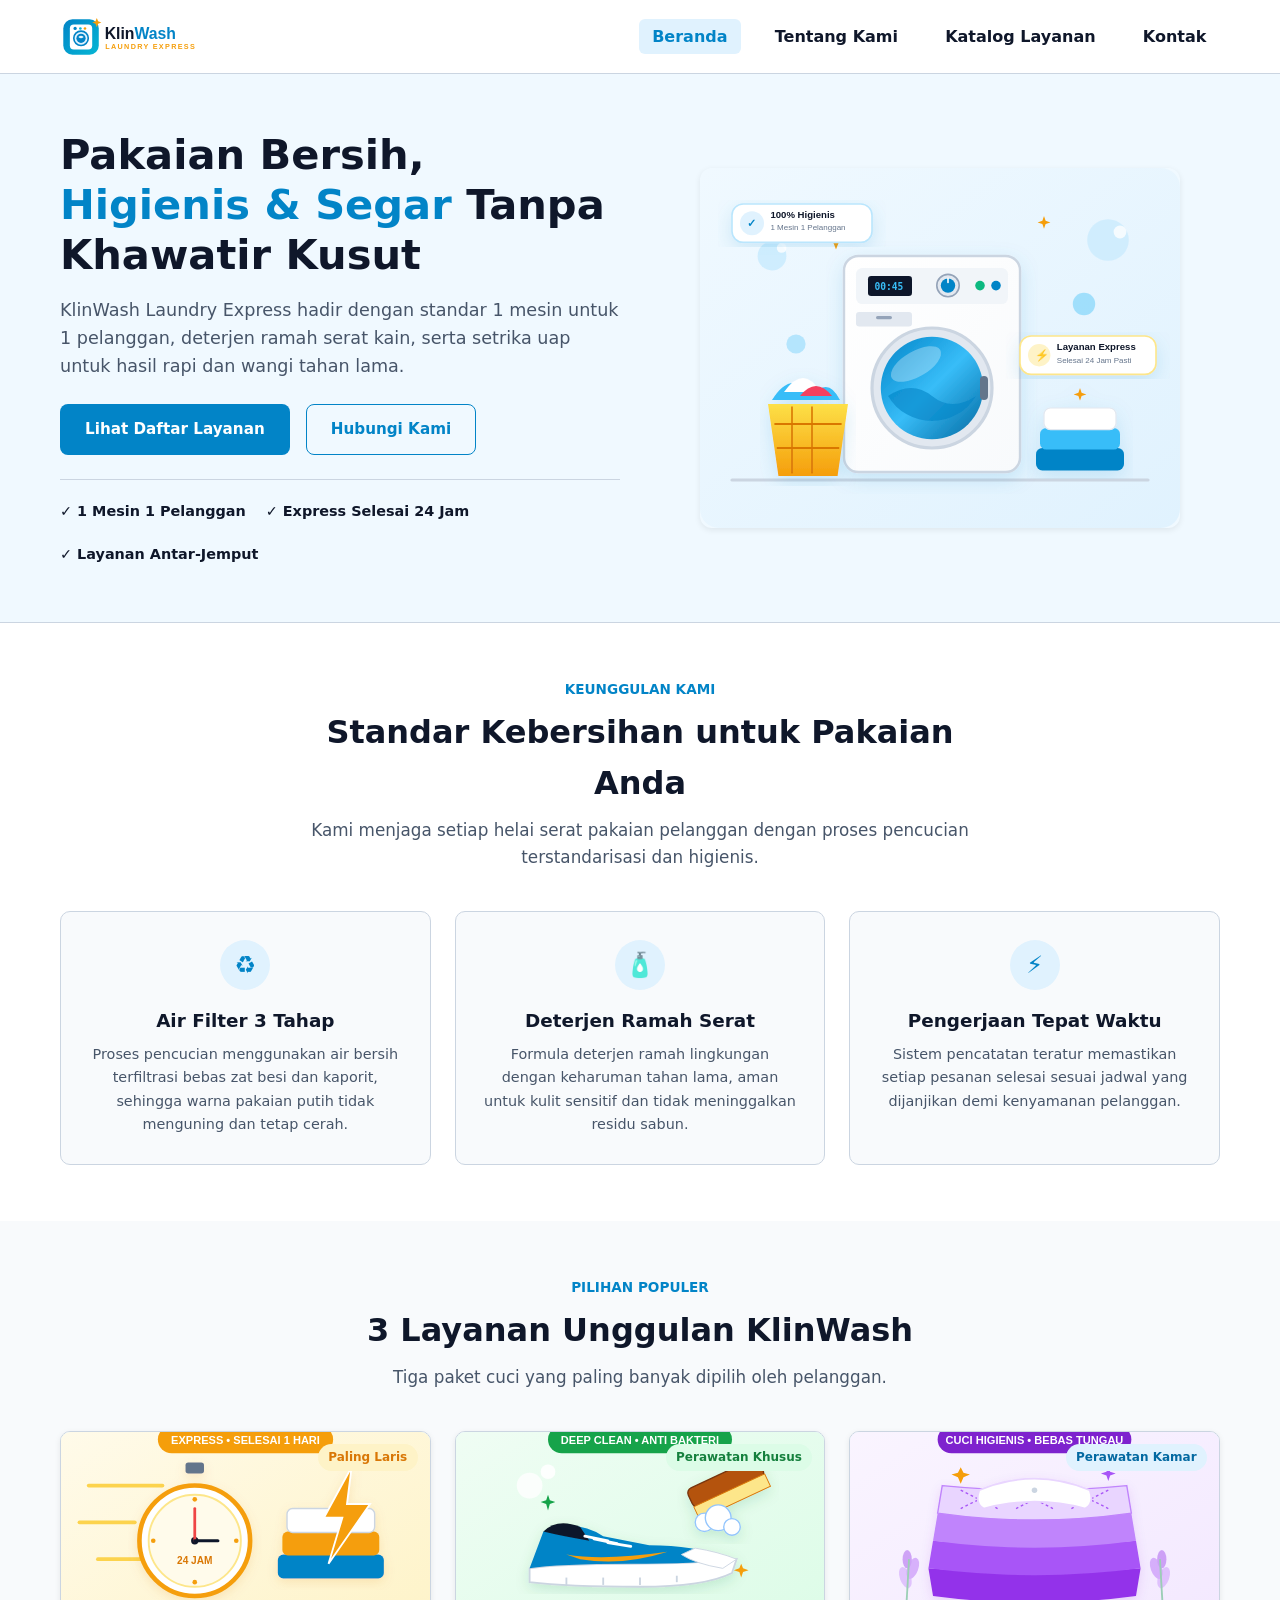
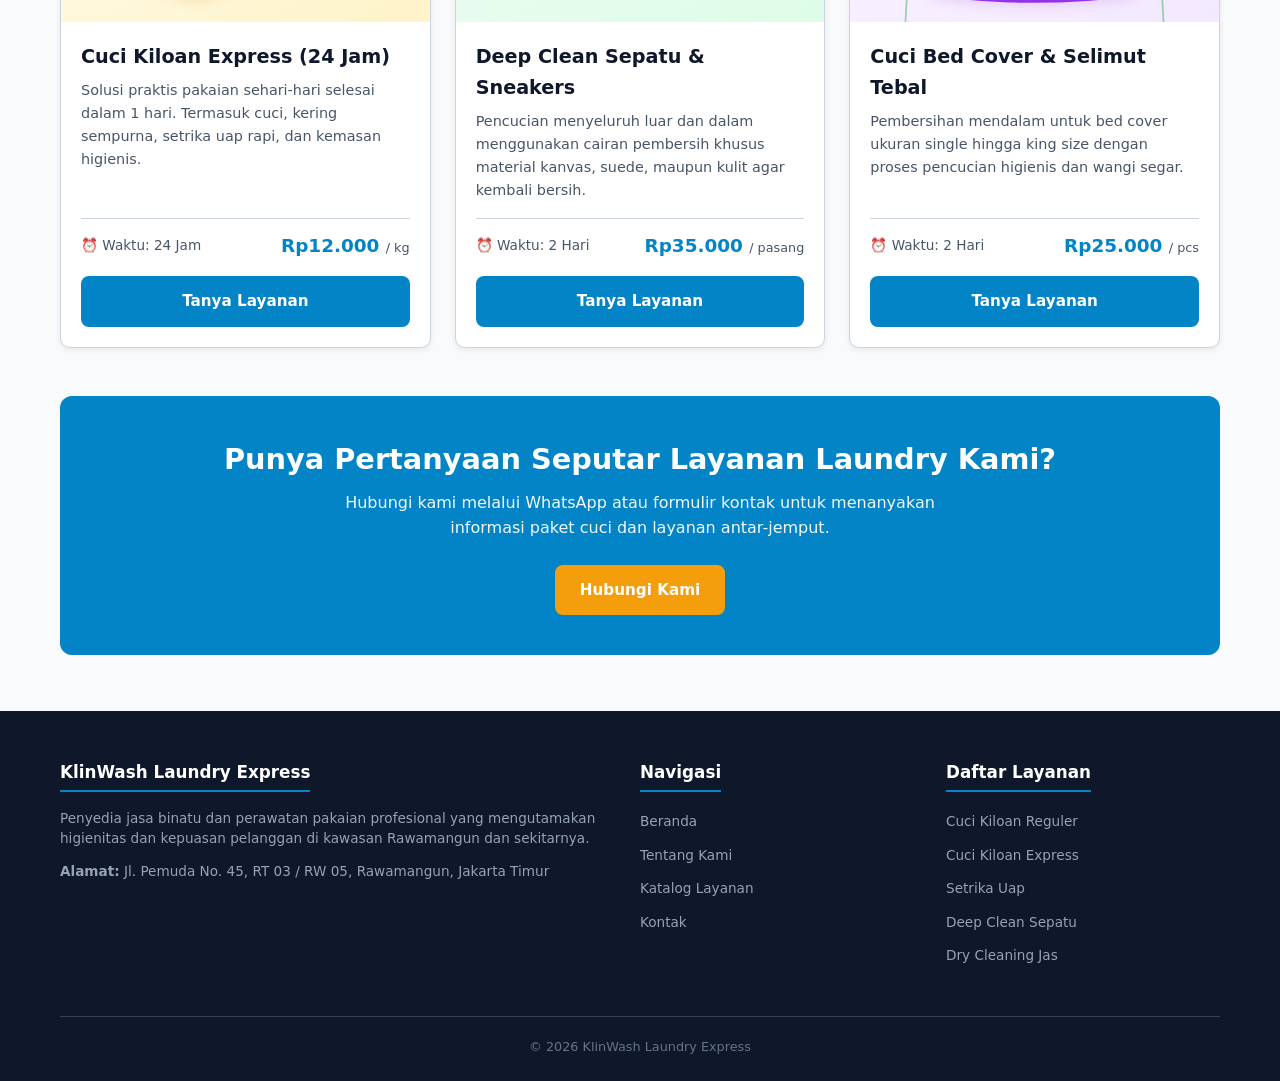
<file: index.html>
<!DOCTYPE html>
<html lang="id">

<head>
  <meta charset="UTF-8">
  <meta name="viewport" content="width=device-width, initial-scale=1.0">
  <title>Beranda | KlinWash Laundry Express</title>
  <link rel="stylesheet" href="css/style.css">
</head>

<body>

  <!-- Header & Navigasi -->
  <header class="site-header">
    <div class="container">
      <nav class="navbar" aria-label="Navigasi Utama">
        <a href="index.html" class="brand-logo">
          <img src="img/logo.svg" alt="Logo KlinWash Laundry Express">
        </a>
        <ul class="nav-menu">
          <li><a href="index.html" class="nav-link active" aria-current="page">Beranda</a></li>
          <li><a href="tentang.html" class="nav-link">Tentang Kami</a></li>
          <li><a href="katalog.html" class="nav-link">Katalog Layanan</a></li>
          <li><a href="kontak.html" class="nav-link">Kontak</a></li>
        </ul>
      </nav>
    </div>
  </header>

  <!-- Konten Utama -->
  <main id="main-content">

    <!-- Hero Section -->
    <section class="hero-section" aria-labelledby="hero-title">
      <div class="container">
        <div class="hero-grid">

          <div class="hero-content">
            <h1 id="hero-title" class="hero-title">
              Pakaian Bersih, <span>Higienis &amp; Segar</span> Tanpa Khawatir Kusut
            </h1>
            <p class="hero-tagline">
              KlinWash Laundry Express hadir dengan standar 1 mesin untuk 1 pelanggan, deterjen ramah serat kain, serta
              setrika uap untuk hasil rapi dan wangi tahan lama.
            </p>
            <div class="hero-actions">
              <a href="katalog.html" class="btn btn-primary">Lihat Daftar Layanan</a>
              <a href="kontak.html" class="btn btn-secondary">Hubungi Kami</a>
            </div>

            <div class="hero-features-list">
              <div class="hero-feature-item">
                <span>&#10003; 1 Mesin 1 Pelanggan</span>
              </div>
              <div class="hero-feature-item">
                <span>&#10003; Express Selesai 24 Jam</span>
              </div>
              <div class="hero-feature-item">
                <span>&#10003; Layanan Antar-Jemput</span>
              </div>
            </div>
          </div>

          <div class="hero-media">
            <img src="img/hero-laundry.svg" alt="Ilustrasi Mesin Cuci KlinWash Laundry">
          </div>

        </div>
      </div>
    </section>

    <!-- Ringkasan Keunggulan -->
    <section class="summary-section" aria-labelledby="summary-title">
      <div class="container">
        <div class="section-header">
          <span class="section-tag">Keunggulan Kami</span>
          <h2 id="summary-title" class="section-title">Standar Kebersihan untuk Pakaian Anda</h2>
          <p class="section-subtitle">
            Kami menjaga setiap helai serat pakaian pelanggan dengan proses pencucian terstandarisasi dan higienis.
          </p>
        </div>

        <div class="features-grid">
          <article class="feature-card">
            <div class="feature-icon-wrapper">&#9851;</div>
            <h3>Air Filter 3 Tahap</h3>
            <p>
              Proses pencucian menggunakan air bersih terfiltrasi bebas zat besi dan kaporit, sehingga warna pakaian
              putih tidak menguning dan tetap cerah.
            </p>
          </article>

          <article class="feature-card">
            <div class="feature-icon-wrapper">&#129524;</div>
            <h3>Deterjen Ramah Serat</h3>
            <p>
              Formula deterjen ramah lingkungan dengan keharuman tahan lama, aman untuk kulit sensitif dan tidak
              meninggalkan residu sabun.
            </p>
          </article>

          <article class="feature-card">
            <div class="feature-icon-wrapper">&#9889;</div>
            <h3>Pengerjaan Tepat Waktu</h3>
            <p>
              Sistem pencatatan teratur memastikan setiap pesanan selesai sesuai jadwal yang dijanjikan demi kenyamanan
              pelanggan.
            </p>
          </article>
        </div>
      </div>
    </section>

    <!-- 3 Layanan Unggulan -->
    <section class="featured-services-section" aria-labelledby="featured-title">
      <div class="container">
        <div class="section-header">
          <span class="section-tag">Pilihan Populer</span>
          <h2 id="featured-title" class="section-title">3 Layanan Unggulan KlinWash</h2>
          <p class="section-subtitle">
            Tiga paket cuci yang paling banyak dipilih oleh pelanggan.
          </p>
        </div>

        <div class="catalog-grid">

          <!-- Layanan 1: Kiloan Express -->
          <article class="service-card">
            <div class="service-img-wrapper">
              <img src="img/service-kiloan-express.svg" alt="Layanan Cuci Kiloan Express 24 Jam">
              <span class="badge badge-accent service-category-badge">Paling Laris</span>
            </div>
            <div class="service-content">
              <h3 class="service-title">Cuci Kiloan Express (24 Jam)</h3>
              <p class="service-desc">
                Solusi praktis pakaian sehari-hari selesai dalam 1 hari. Termasuk cuci, kering sempurna, setrika uap
                rapi, dan kemasan higienis.
              </p>
              <div class="service-meta">
                <span class="service-time">&#9200; Waktu: 24 Jam</span>
                <span class="service-price">Rp12.000 <span class="service-unit">/ kg</span></span>
              </div>
              <a href="kontak.html" class="btn btn-primary btn-block">Tanya Layanan</a>
            </div>
          </article>

          <!-- Layanan 2: Sepatu -->
          <article class="service-card">
            <div class="service-img-wrapper">
              <img src="img/service-sepatu.svg" alt="Layanan Cuci Sepatu Deep Clean">
              <span class="badge badge-success service-category-badge">Perawatan Khusus</span>
            </div>
            <div class="service-content">
              <h3 class="service-title">Deep Clean Sepatu &amp; Sneakers</h3>
              <p class="service-desc">
                Pencucian menyeluruh luar dan dalam menggunakan cairan pembersih khusus material kanvas, suede, maupun
                kulit agar kembali bersih.
              </p>
              <div class="service-meta">
                <span class="service-time">&#9200; Waktu: 2 Hari</span>
                <span class="service-price">Rp35.000 <span class="service-unit">/ pasang</span></span>
              </div>
              <a href="kontak.html" class="btn btn-primary btn-block">Tanya Layanan</a>
            </div>
          </article>

          <!-- Layanan 3: Bed Cover -->
          <article class="service-card">
            <div class="service-img-wrapper">
              <img src="img/service-bedcover.svg" alt="Layanan Cuci Bed Cover dan Selimut">
              <span class="badge badge-primary service-category-badge">Perawatan Kamar</span>
            </div>
            <div class="service-content">
              <h3 class="service-title">Cuci Bed Cover &amp; Selimut Tebal</h3>
              <p class="service-desc">
                Pembersihan mendalam untuk bed cover ukuran single hingga king size dengan proses pencucian higienis dan
                wangi segar.
              </p>
              <div class="service-meta">
                <span class="service-time">&#9200; Waktu: 2 Hari</span>
                <span class="service-price">Rp25.000 <span class="service-unit">/ pcs</span></span>
              </div>
              <a href="kontak.html" class="btn btn-primary btn-block">Tanya Layanan</a>
            </div>
          </article>

        </div>

        <!-- Banner Kontak -->
        <aside class="cta-banner" aria-label="Informasi Kontak">
          <h2>Punya Pertanyaan Seputar Layanan Laundry Kami?</h2>
          <p>
            Hubungi kami melalui WhatsApp atau formulir kontak untuk menanyakan informasi paket cuci dan layanan
            antar-jemput.
          </p>
          <a href="kontak.html" class="btn btn-accent">Hubungi Kami</a>
        </aside>

      </div>
    </section>

  </main>

  <!-- Footer -->
  <footer class="site-footer">
    <div class="container">
      <div class="footer-grid">

        <div class="footer-col">
          <h4>KlinWash Laundry Express</h4>
          <p>
            Penyedia jasa binatu dan perawatan pakaian profesional yang mengutamakan higienitas dan kepuasan pelanggan
            di kawasan Rawamangun dan sekitarnya.
          </p>
          <p><strong>Alamat:</strong> Jl. Pemuda No. 45, RT 03 / RW 05, Rawamangun, Jakarta Timur</p>
        </div>

        <div class="footer-col">
          <h4>Navigasi</h4>
          <ul class="footer-links">
            <li><a href="index.html">Beranda</a></li>
            <li><a href="tentang.html">Tentang Kami</a></li>
            <li><a href="katalog.html">Katalog Layanan</a></li>
            <li><a href="kontak.html">Kontak</a></li>
          </ul>
        </div>

        <div class="footer-col">
          <h4>Daftar Layanan</h4>
          <ul class="footer-links">
            <li><a href="katalog.html">Cuci Kiloan Reguler</a></li>
            <li><a href="katalog.html">Cuci Kiloan Express</a></li>
            <li><a href="katalog.html">Setrika Uap</a></li>
            <li><a href="katalog.html">Deep Clean Sepatu</a></li>
            <li><a href="katalog.html">Dry Cleaning Jas</a></li>
          </ul>
        </div>

      </div>

      <div class="footer-bottom">
        <p>&copy; 2026 KlinWash Laundry Express</p>
      </div>
    </div>
  </footer>

</body>

</html>
</file>
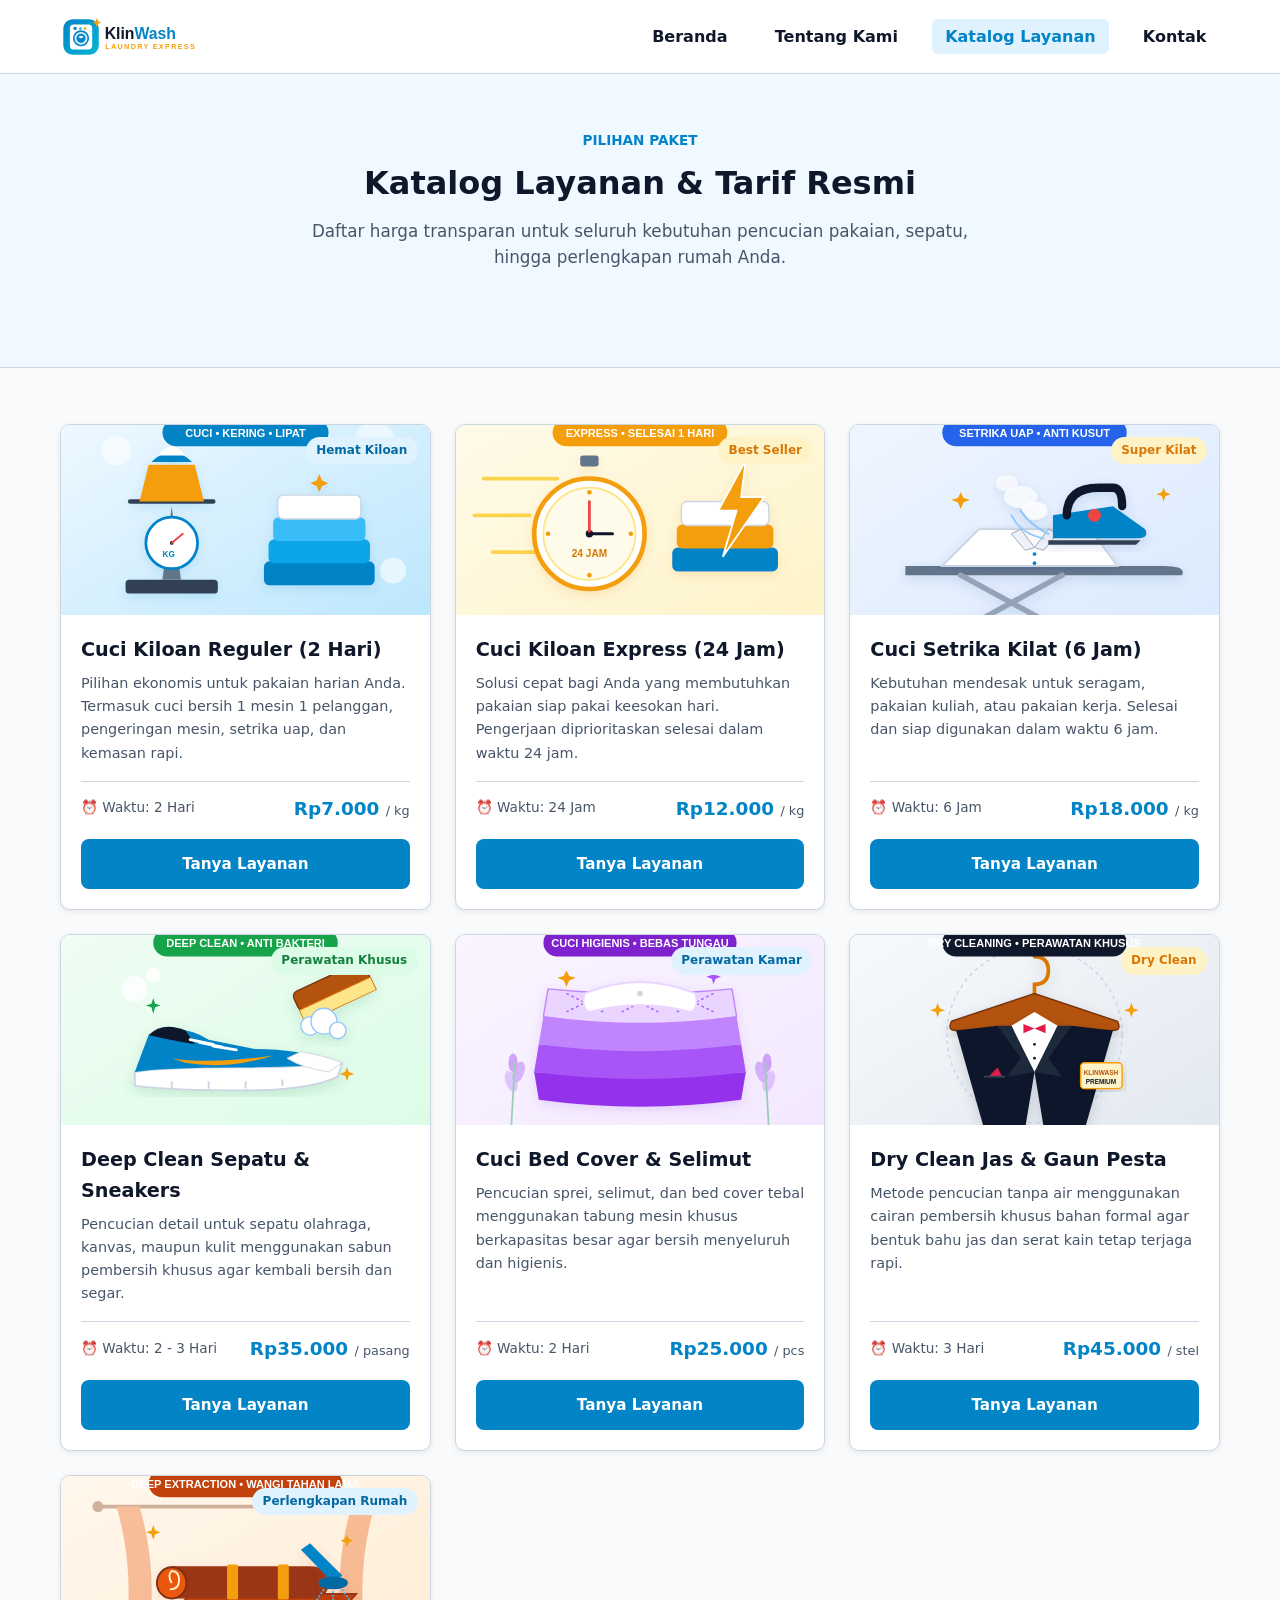
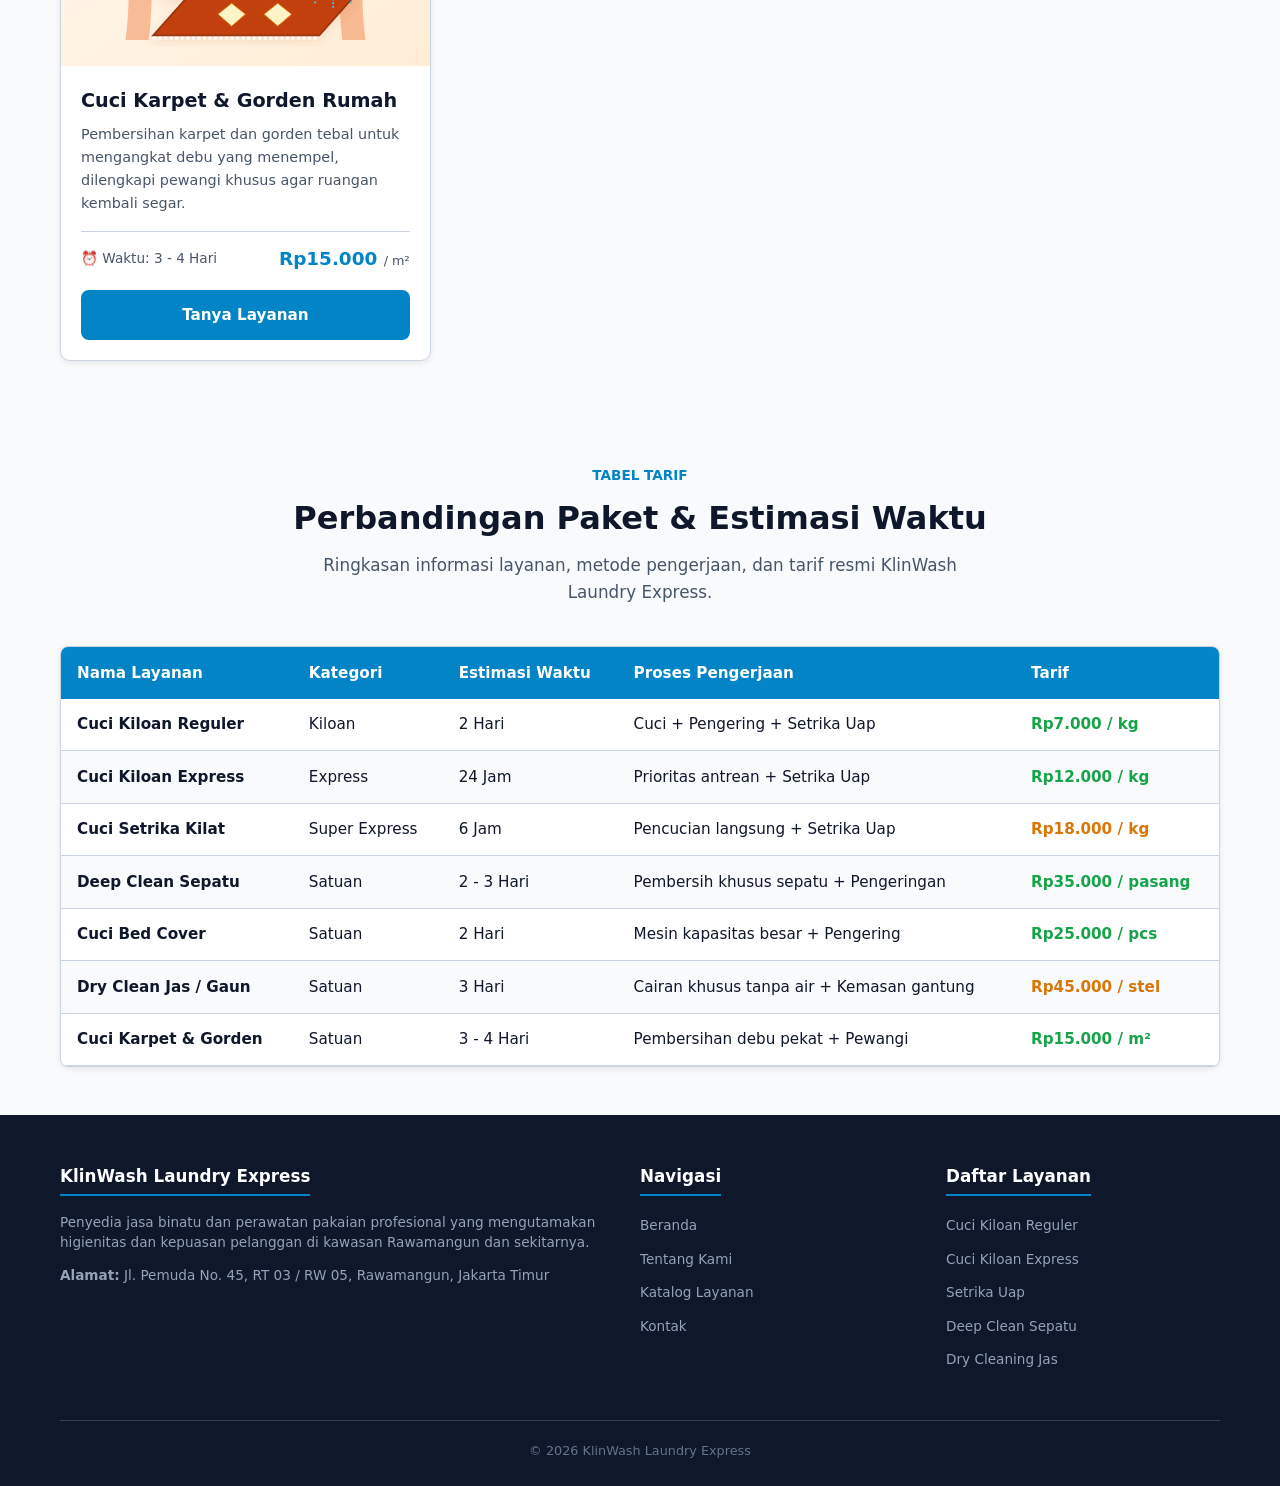
<file: katalog.html>
<!DOCTYPE html>
<html lang="id">
<head>
  <meta charset="UTF-8">
  <meta name="viewport" content="width=device-width, initial-scale=1.0">
  <title>Katalog Layanan | KlinWash Laundry Express</title>
  <link rel="stylesheet" href="css/style.css">
</head>
<body>

  <!-- Header & Navigasi -->
  <header class="site-header">
    <div class="container">
      <nav class="navbar" aria-label="Navigasi Utama">
        <a href="index.html" class="brand-logo">
          <img src="img/logo.svg" alt="Logo KlinWash Laundry Express">
        </a>
        <ul class="nav-menu">
          <li><a href="index.html" class="nav-link">Beranda</a></li>
          <li><a href="tentang.html" class="nav-link">Tentang Kami</a></li>
          <li><a href="katalog.html" class="nav-link active" aria-current="page">Katalog Layanan</a></li>
          <li><a href="kontak.html" class="nav-link">Kontak</a></li>
        </ul>
      </nav>
    </div>
  </header>

  <!-- Konten Utama -->
  <main id="main-content">

    <!-- Judul Halaman Katalog -->
    <section class="hero-section" aria-labelledby="catalog-header-title">
      <div class="container">
        <div class="section-header">
          <span class="section-tag">Pilihan Paket</span>
          <h1 id="catalog-header-title" class="section-title">Katalog Layanan &amp; Tarif Resmi</h1>
          <p class="section-subtitle">
            Daftar harga transparan untuk seluruh kebutuhan pencucian pakaian, sepatu, hingga perlengkapan rumah Anda.
          </p>
        </div>
      </div>
    </section>

    <!-- Galeri Kartu Layanan (CSS Grid) -->
    <section class="catalog-section" aria-labelledby="cards-section-title">
      <div class="container">
        
        <h2 id="cards-section-title" class="sr-only">Daftar Kartu Layanan</h2>

        <div class="catalog-grid">

          <!-- Kartu 1: Kiloan Reguler -->
          <article class="service-card">
            <div class="service-img-wrapper">
              <img src="img/service-kiloan-reguler.svg" alt="Paket Cuci Kiloan Reguler">
              <span class="badge badge-primary service-category-badge">Hemat Kiloan</span>
            </div>
            <div class="service-content">
              <h3 class="service-title">Cuci Kiloan Reguler (2 Hari)</h3>
              <p class="service-desc">
                Pilihan ekonomis untuk pakaian harian Anda. Termasuk cuci bersih 1 mesin 1 pelanggan, pengeringan mesin, setrika uap, dan kemasan rapi.
              </p>
              <div class="service-meta">
                <span class="service-time">&#9200; Waktu: 2 Hari</span>
                <span class="service-price">Rp7.000 <span class="service-unit">/ kg</span></span>
              </div>
              <a href="kontak.html" class="btn btn-primary btn-block">Tanya Layanan</a>
            </div>
          </article>

          <!-- Kartu 2: Kiloan Express -->
          <article class="service-card">
            <div class="service-img-wrapper">
              <img src="img/service-kiloan-express.svg" alt="Paket Cuci Kiloan Express">
              <span class="badge badge-accent service-category-badge">Best Seller</span>
            </div>
            <div class="service-content">
              <h3 class="service-title">Cuci Kiloan Express (24 Jam)</h3>
              <p class="service-desc">
                Solusi cepat bagi Anda yang membutuhkan pakaian siap pakai keesokan hari. Pengerjaan diprioritaskan selesai dalam waktu 24 jam.
              </p>
              <div class="service-meta">
                <span class="service-time">&#9200; Waktu: 24 Jam</span>
                <span class="service-price">Rp12.000 <span class="service-unit">/ kg</span></span>
              </div>
              <a href="kontak.html" class="btn btn-primary btn-block">Tanya Layanan</a>
            </div>
          </article>

          <!-- Kartu 3: Setrika Kilat -->
          <article class="service-card">
            <div class="service-img-wrapper">
              <img src="img/service-setrika-kilat.svg" alt="Paket Cuci Setrika Kilat">
              <span class="badge badge-accent service-category-badge">Super Kilat</span>
            </div>
            <div class="service-content">
              <h3 class="service-title">Cuci Setrika Kilat (6 Jam)</h3>
              <p class="service-desc">
                Kebutuhan mendesak untuk seragam, pakaian kuliah, atau pakaian kerja. Selesai dan siap digunakan dalam waktu 6 jam.
              </p>
              <div class="service-meta">
                <span class="service-time">&#9200; Waktu: 6 Jam</span>
                <span class="service-price">Rp18.000 <span class="service-unit">/ kg</span></span>
              </div>
              <a href="kontak.html" class="btn btn-primary btn-block">Tanya Layanan</a>
            </div>
          </article>

          <!-- Kartu 4: Sepatu -->
          <article class="service-card">
            <div class="service-img-wrapper">
              <img src="img/service-sepatu.svg" alt="Paket Cuci Sepatu">
              <span class="badge badge-success service-category-badge">Perawatan Khusus</span>
            </div>
            <div class="service-content">
              <h3 class="service-title">Deep Clean Sepatu &amp; Sneakers</h3>
              <p class="service-desc">
                Pencucian detail untuk sepatu olahraga, kanvas, maupun kulit menggunakan sabun pembersih khusus agar kembali bersih dan segar.
              </p>
              <div class="service-meta">
                <span class="service-time">&#9200; Waktu: 2 - 3 Hari</span>
                <span class="service-price">Rp35.000 <span class="service-unit">/ pasang</span></span>
              </div>
              <a href="kontak.html" class="btn btn-primary btn-block">Tanya Layanan</a>
            </div>
          </article>

          <!-- Kartu 5: Bed Cover -->
          <article class="service-card">
            <div class="service-img-wrapper">
              <img src="img/service-bedcover.svg" alt="Paket Cuci Bed Cover">
              <span class="badge badge-primary service-category-badge">Perawatan Kamar</span>
            </div>
            <div class="service-content">
              <h3 class="service-title">Cuci Bed Cover &amp; Selimut</h3>
              <p class="service-desc">
                Pencucian sprei, selimut, dan bed cover tebal menggunakan tabung mesin khusus berkapasitas besar agar bersih menyeluruh dan higienis.
              </p>
              <div class="service-meta">
                <span class="service-time">&#9200; Waktu: 2 Hari</span>
                <span class="service-price">Rp25.000 <span class="service-unit">/ pcs</span></span>
              </div>
              <a href="kontak.html" class="btn btn-primary btn-block">Tanya Layanan</a>
            </div>
          </article>

          <!-- Kartu 6: Dry Clean Jas -->
          <article class="service-card">
            <div class="service-img-wrapper">
              <img src="img/service-dryclean.svg" alt="Paket Dry Clean Jas">
              <span class="badge badge-accent service-category-badge">Dry Clean</span>
            </div>
            <div class="service-content">
              <h3 class="service-title">Dry Clean Jas &amp; Gaun Pesta</h3>
              <p class="service-desc">
                Metode pencucian tanpa air menggunakan cairan pembersih khusus bahan formal agar bentuk bahu jas dan serat kain tetap terjaga rapi.
              </p>
              <div class="service-meta">
                <span class="service-time">&#9200; Waktu: 3 Hari</span>
                <span class="service-price">Rp45.000 <span class="service-unit">/ stel</span></span>
              </div>
              <a href="kontak.html" class="btn btn-primary btn-block">Tanya Layanan</a>
            </div>
          </article>

          <!-- Kartu 7: Karpet & Gorden -->
          <article class="service-card">
            <div class="service-img-wrapper">
              <img src="img/service-karpet.svg" alt="Paket Cuci Karpet">
              <span class="badge badge-primary service-category-badge">Perlengkapan Rumah</span>
            </div>
            <div class="service-content">
              <h3 class="service-title">Cuci Karpet &amp; Gorden Rumah</h3>
              <p class="service-desc">
                Pembersihan karpet dan gorden tebal untuk mengangkat debu yang menempel, dilengkapi pewangi khusus agar ruangan kembali segar.
              </p>
              <div class="service-meta">
                <span class="service-time">&#9200; Waktu: 3 - 4 Hari</span>
                <span class="service-price">Rp15.000 <span class="service-unit">/ m&sup2;</span></span>
              </div>
              <a href="kontak.html" class="btn btn-primary btn-block">Tanya Layanan</a>
            </div>
          </article>

        </div>

      </div>
    </section>

    <!-- Tabel Daftar Harga & Waktu Pengerjaan -->
    <section class="table-section" aria-labelledby="pricing-table-title">
      <div class="container">
        <div class="section-header">
          <span class="section-tag">Tabel Tarif</span>
          <h2 id="pricing-table-title" class="section-title">Perbandingan Paket &amp; Estimasi Waktu</h2>
          <p class="section-subtitle">
            Ringkasan informasi layanan, metode pengerjaan, dan tarif resmi KlinWash Laundry Express.
          </p>
        </div>

        <div class="table-responsive">
          <table class="custom-table" aria-label="Tabel Tarif Layanan KlinWash">
            <thead>
              <tr>
                <th scope="col">Nama Layanan</th>
                <th scope="col">Kategori</th>
                <th scope="col">Estimasi Waktu</th>
                <th scope="col">Proses Pengerjaan</th>
                <th scope="col">Tarif</th>
              </tr>
            </thead>
            <tbody>
              <tr>
                <td><strong>Cuci Kiloan Reguler</strong></td>
                <td>Kiloan</td>
                <td>2 Hari</td>
                <td>Cuci + Pengering + Setrika Uap</td>
                <td class="status-open">Rp7.000 / kg</td>
              </tr>
              <tr>
                <td><strong>Cuci Kiloan Express</strong></td>
                <td>Express</td>
                <td>24 Jam</td>
                <td>Prioritas antrean + Setrika Uap</td>
                <td class="status-open">Rp12.000 / kg</td>
              </tr>
              <tr>
                <td><strong>Cuci Setrika Kilat</strong></td>
                <td>Super Express</td>
                <td>6 Jam</td>
                <td>Pencucian langsung + Setrika Uap</td>
                <td class="status-special">Rp18.000 / kg</td>
              </tr>
              <tr>
                <td><strong>Deep Clean Sepatu</strong></td>
                <td>Satuan</td>
                <td>2 - 3 Hari</td>
                <td>Pembersih khusus sepatu + Pengeringan</td>
                <td class="status-open">Rp35.000 / pasang</td>
              </tr>
              <tr>
                <td><strong>Cuci Bed Cover</strong></td>
                <td>Satuan</td>
                <td>2 Hari</td>
                <td>Mesin kapasitas besar + Pengering</td>
                <td class="status-open">Rp25.000 / pcs</td>
              </tr>
              <tr>
                <td><strong>Dry Clean Jas / Gaun</strong></td>
                <td>Satuan</td>
                <td>3 Hari</td>
                <td>Cairan khusus tanpa air + Kemasan gantung</td>
                <td class="status-special">Rp45.000 / stel</td>
              </tr>
              <tr>
                <td><strong>Cuci Karpet &amp; Gorden</strong></td>
                <td>Satuan</td>
                <td>3 - 4 Hari</td>
                <td>Pembersihan debu pekat + Pewangi</td>
                <td class="status-open">Rp15.000 / m&sup2;</td>
              </tr>
            </tbody>
          </table>
        </div>
      </div>
    </section>

  </main>

  <!-- Footer -->
  <footer class="site-footer">
    <div class="container">
      <div class="footer-grid">
        
        <div class="footer-col">
          <h4>KlinWash Laundry Express</h4>
          <p>
            Penyedia jasa binatu dan perawatan pakaian profesional yang mengutamakan higienitas dan kepuasan pelanggan di kawasan Rawamangun dan sekitarnya.
          </p>
          <p><strong>Alamat:</strong> Jl. Pemuda No. 45, RT 03 / RW 05, Rawamangun, Jakarta Timur</p>
        </div>

        <div class="footer-col">
          <h4>Navigasi</h4>
          <ul class="footer-links">
            <li><a href="index.html">Beranda</a></li>
            <li><a href="tentang.html">Tentang Kami</a></li>
            <li><a href="katalog.html">Katalog Layanan</a></li>
            <li><a href="kontak.html">Kontak</a></li>
          </ul>
        </div>

        <div class="footer-col">
          <h4>Daftar Layanan</h4>
          <ul class="footer-links">
            <li><a href="katalog.html">Cuci Kiloan Reguler</a></li>
            <li><a href="katalog.html">Cuci Kiloan Express</a></li>
            <li><a href="katalog.html">Setrika Uap</a></li>
            <li><a href="katalog.html">Deep Clean Sepatu</a></li>
            <li><a href="katalog.html">Dry Cleaning Jas</a></li>
          </ul>
        </div>

      </div>

      <div class="footer-bottom">
        <p>&copy; 2026 KlinWash Laundry Express</p>
      </div>
    </div>
  </footer>

</body>
</html>
</file>
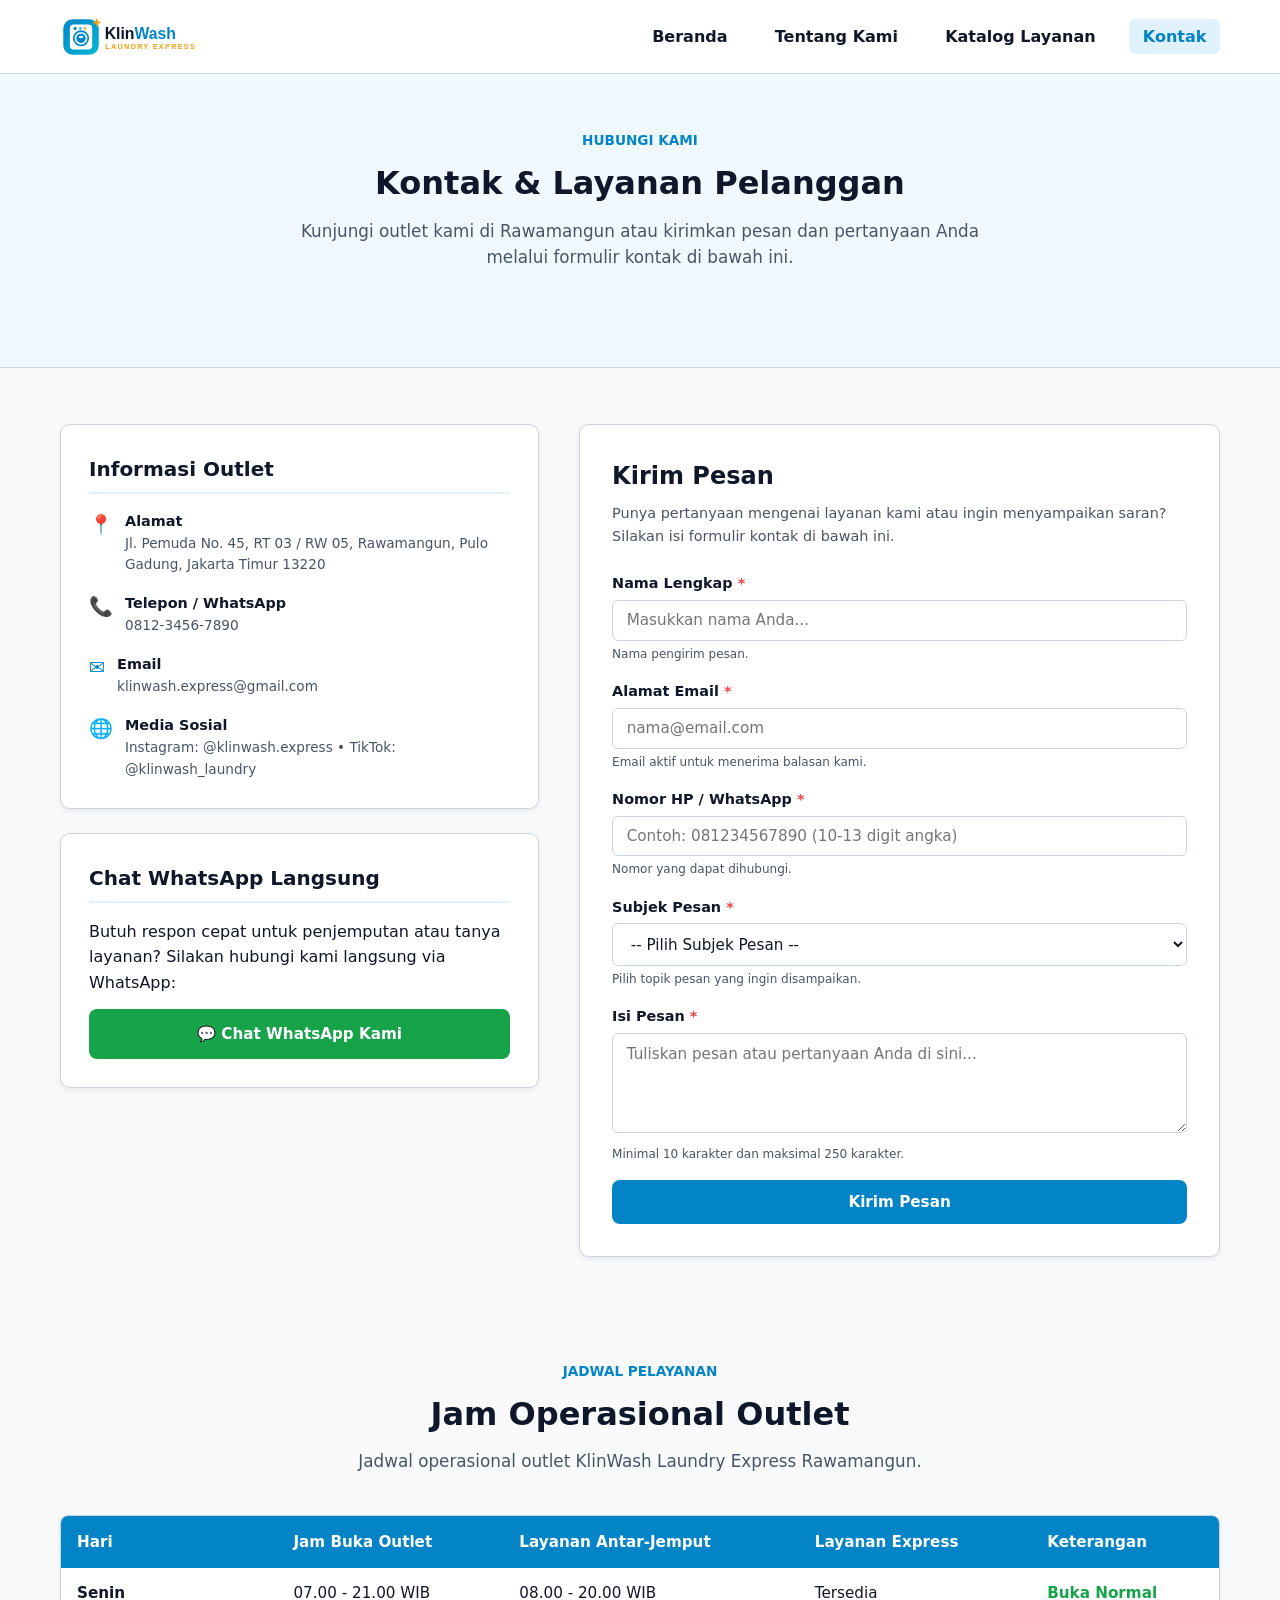
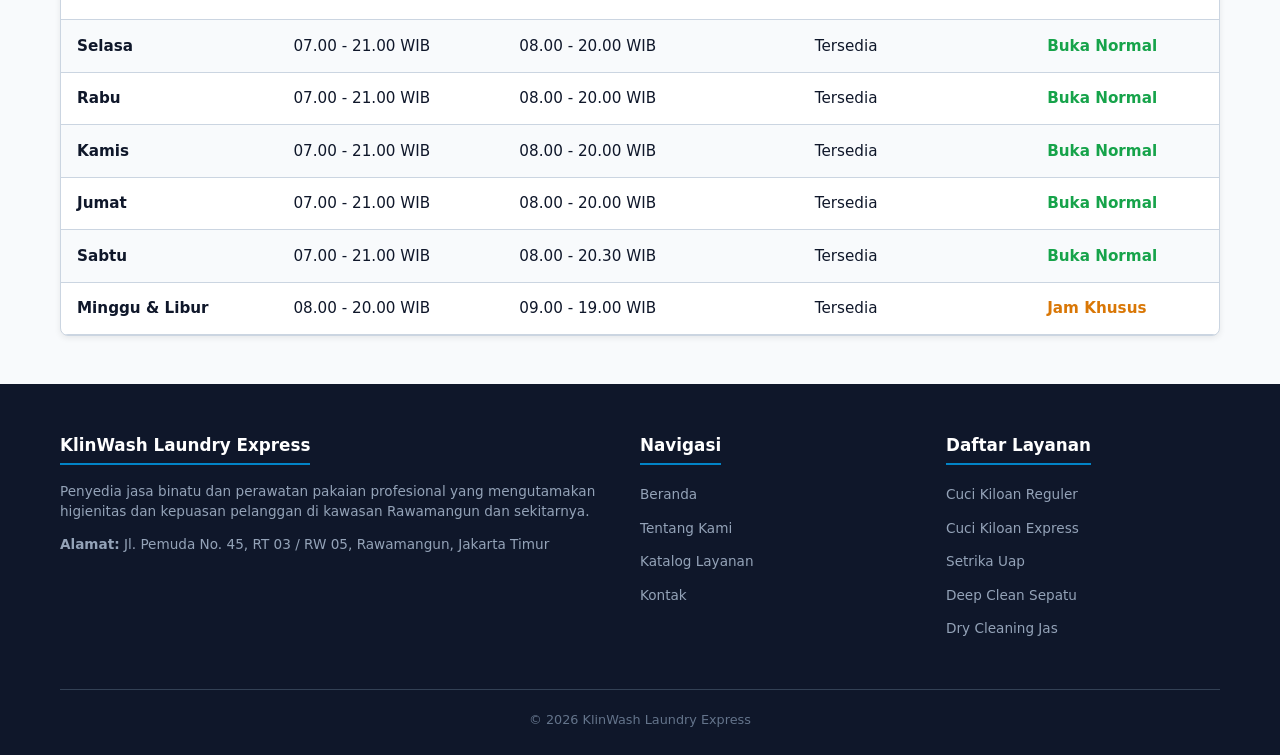
<file: kontak.html>
<!DOCTYPE html>
<html lang="id">
<head>
  <meta charset="UTF-8">
  <meta name="viewport" content="width=device-width, initial-scale=1.0">
  <title>Kontak Kami | KlinWash Laundry Express</title>
  <link rel="stylesheet" href="css/style.css">
</head>
<body>

  <!-- Header & Navigasi -->
  <header class="site-header">
    <div class="container">
      <nav class="navbar" aria-label="Navigasi Utama">
        <a href="index.html" class="brand-logo">
          <img src="img/logo.svg" alt="Logo KlinWash Laundry Express">
        </a>
        <ul class="nav-menu">
          <li><a href="index.html" class="nav-link">Beranda</a></li>
          <li><a href="tentang.html" class="nav-link">Tentang Kami</a></li>
          <li><a href="katalog.html" class="nav-link">Katalog Layanan</a></li>
          <li><a href="kontak.html" class="nav-link active" aria-current="page">Kontak</a></li>
        </ul>
      </nav>
    </div>
  </header>

  <!-- Konten Utama -->
  <main id="main-content">

    <!-- Header Kontak -->
    <section class="hero-section" aria-labelledby="contact-header-title">
      <div class="container">
        <div class="section-header">
          <span class="section-tag">Hubungi Kami</span>
          <h1 id="contact-header-title" class="section-title">Kontak &amp; Layanan Pelanggan</h1>
          <p class="section-subtitle">
            Kunjungi outlet kami di Rawamangun atau kirimkan pesan dan pertanyaan Anda melalui formulir kontak di bawah ini.
          </p>
        </div>
      </div>
    </section>

    <!-- Bagian Info Kontak & Formulir -->
    <section class="contact-section" aria-labelledby="form-section-title">
      <div class="container">
        
        <h2 id="form-section-title" class="sr-only">Formulir Kontak dan Informasi Outlet</h2>

        <div class="contact-layout">

          <!-- Kolom Informasi & WhatsApp -->
          <aside class="contact-info" aria-label="Informasi Kontak Outlet">
            
            <div class="contact-card">
              <h3>Informasi Outlet</h3>

              <div class="contact-item">
                <div class="contact-icon">&#128205;</div>
                <div class="contact-text">
                  <h4>Alamat</h4>
                  <p>Jl. Pemuda No. 45, RT 03 / RW 05, Rawamangun, Pulo Gadung, Jakarta Timur 13220</p>
                </div>
              </div>

              <div class="contact-item">
                <div class="contact-icon">&#128222;</div>
                <div class="contact-text">
                  <h4>Telepon / WhatsApp</h4>
                  <p><a href="tel:081234567890">0812-3456-7890</a></p>
                </div>
              </div>

              <div class="contact-item">
                <div class="contact-icon">&#9993;</div>
                <div class="contact-text">
                  <h4>Email</h4>
                  <p><a href="mailto:klinwash.express@gmail.com">klinwash.express@gmail.com</a></p>
                </div>
              </div>

              <div class="contact-item">
                <div class="contact-icon">&#127760;</div>
                <div class="contact-text">
                  <h4>Media Sosial</h4>
                  <p>Instagram: @klinwash.express &bull; TikTok: @klinwash_laundry</p>
                </div>
              </div>
            </div>

            <!-- Chat WhatsApp Langsung -->
            <div class="contact-card">
              <h3>Chat WhatsApp Langsung</h3>
              <p>
                Butuh respon cepat untuk penjemputan atau tanya layanan? Silakan hubungi kami langsung via WhatsApp:
              </p>
              <a href="https://wa.me/6281234567890" target="_blank" rel="noopener noreferrer" class="btn btn-whatsapp btn-block">
                &#128172; Chat WhatsApp Kami
              </a>
            </div>

          </aside>

          <!-- Formulir Kontak -->
          <section class="contact-form-wrapper" aria-labelledby="form-heading">
            <h3 id="form-heading">Kirim Pesan</h3>
            <p>
              Punya pertanyaan mengenai layanan kami atau ingin menyampaikan saran? Silakan isi formulir kontak di bawah ini.
            </p>

            <form action="#" method="post" aria-label="Formulir Kontak KlinWash">
              
              <div class="form-group">
                <label for="nama_lengkap" class="form-label">
                  Nama Lengkap <span class="req">*</span>
                </label>
                <input 
                  type="text" 
                  id="nama_lengkap" 
                  name="nama_lengkap" 
                  class="form-control" 
                  placeholder="Masukkan nama Anda..." 
                  required>
                <span class="form-hint">Nama pengirim pesan.</span>
              </div>

              <div class="form-group">
                <label for="alamat_email" class="form-label">
                  Alamat Email <span class="req">*</span>
                </label>
                <input 
                  type="email" 
                  id="alamat_email" 
                  name="alamat_email" 
                  class="form-control" 
                  placeholder="nama@email.com" 
                  required>
                <span class="form-hint">Email aktif untuk menerima balasan kami.</span>
              </div>

              <div class="form-group">
                <label for="nomor_telepon" class="form-label">
                  Nomor HP / WhatsApp <span class="req">*</span>
                </label>
                <input 
                  type="tel" 
                  id="nomor_telepon" 
                  name="nomor_telepon" 
                  class="form-control" 
                  pattern="[0-9]{10,13}" 
                  placeholder="Contoh: 081234567890 (10-13 digit angka)" 
                  title="Masukkan nomor telepon 10 sampai 13 digit angka"
                  required>
                <span class="form-hint">Nomor yang dapat dihubungi.</span>
              </div>

              <div class="form-group">
                <label for="subjek_pesan" class="form-label">
                  Subjek Pesan <span class="req">*</span>
                </label>
                <select id="subjek_pesan" name="subjek_pesan" class="form-control" required>
                  <option value="" disabled selected>-- Pilih Subjek Pesan --</option>
                  <option value="tanya_kiloan">Pertanyaan Layanan Laundry Kiloan</option>
                  <option value="tanya_satuan">Pertanyaan Layanan Satuan (Sepatu / Bed Cover / Jas)</option>
                  <option value="tanya_antar_jemput">Informasi Layanan Antar-Jemput</option>
                  <option value="saran_kritik">Kritik dan Saran</option>
                  <option value="lainnya">Pertanyaan Lainnya</option>
                </select>
                <span class="form-hint">Pilih topik pesan yang ingin disampaikan.</span>
              </div>

              <div class="form-group">
                <label for="pesan_pelanggan" class="form-label">
                  Isi Pesan <span class="req">*</span>
                </label>
                <textarea 
                  id="pesan_pelanggan" 
                  name="pesan_pelanggan" 
                  class="form-control" 
                  rows="4" 
                  minlength="10" 
                  maxlength="250" 
                  placeholder="Tuliskan pesan atau pertanyaan Anda di sini..." 
                  required></textarea>
                <span class="form-hint">Minimal 10 karakter dan maksimal 250 karakter.</span>
              </div>

              <button type="submit" class="btn btn-primary btn-block">
                Kirim Pesan
              </button>

            </form>
          </section>

        </div>

      </div>
    </section>

    <!-- Tabel Jam Operasional -->
    <section class="table-section" aria-labelledby="hours-table-title">
      <div class="container">
        <div class="section-header">
          <span class="section-tag">Jadwal Pelayanan</span>
          <h2 id="hours-table-title" class="section-title">Jam Operasional Outlet</h2>
          <p class="section-subtitle">
            Jadwal operasional outlet KlinWash Laundry Express Rawamangun.
          </p>
        </div>

        <div class="table-responsive">
          <table class="custom-table" aria-label="Tabel Jam Operasional KlinWash">
            <thead>
              <tr>
                <th scope="col">Hari</th>
                <th scope="col">Jam Buka Outlet</th>
                <th scope="col">Layanan Antar-Jemput</th>
                <th scope="col">Layanan Express</th>
                <th scope="col">Keterangan</th>
              </tr>
            </thead>
            <tbody>
              <tr>
                <td><strong>Senin</strong></td>
                <td>07.00 - 21.00 WIB</td>
                <td>08.00 - 20.00 WIB</td>
                <td>Tersedia</td>
                <td class="status-open">Buka Normal</td>
              </tr>
              <tr>
                <td><strong>Selasa</strong></td>
                <td>07.00 - 21.00 WIB</td>
                <td>08.00 - 20.00 WIB</td>
                <td>Tersedia</td>
                <td class="status-open">Buka Normal</td>
              </tr>
              <tr>
                <td><strong>Rabu</strong></td>
                <td>07.00 - 21.00 WIB</td>
                <td>08.00 - 20.00 WIB</td>
                <td>Tersedia</td>
                <td class="status-open">Buka Normal</td>
              </tr>
              <tr>
                <td><strong>Kamis</strong></td>
                <td>07.00 - 21.00 WIB</td>
                <td>08.00 - 20.00 WIB</td>
                <td>Tersedia</td>
                <td class="status-open">Buka Normal</td>
              </tr>
              <tr>
                <td><strong>Jumat</strong></td>
                <td>07.00 - 21.00 WIB</td>
                <td>08.00 - 20.00 WIB</td>
                <td>Tersedia</td>
                <td class="status-open">Buka Normal</td>
              </tr>
              <tr>
                <td><strong>Sabtu</strong></td>
                <td>07.00 - 21.00 WIB</td>
                <td>08.00 - 20.30 WIB</td>
                <td>Tersedia</td>
                <td class="status-open">Buka Normal</td>
              </tr>
              <tr>
                <td><strong>Minggu &amp; Libur</strong></td>
                <td>08.00 - 20.00 WIB</td>
                <td>09.00 - 19.00 WIB</td>
                <td>Tersedia</td>
                <td class="status-special">Jam Khusus</td>
              </tr>
            </tbody>
          </table>
        </div>
      </div>
    </section>

  </main>

  <!-- Footer -->
  <footer class="site-footer">
    <div class="container">
      <div class="footer-grid">
        
        <div class="footer-col">
          <h4>KlinWash Laundry Express</h4>
          <p>
            Penyedia jasa binatu dan perawatan pakaian profesional yang mengutamakan higienitas dan kepuasan pelanggan di kawasan Rawamangun dan sekitarnya.
          </p>
          <p><strong>Alamat:</strong> Jl. Pemuda No. 45, RT 03 / RW 05, Rawamangun, Jakarta Timur</p>
        </div>

        <div class="footer-col">
          <h4>Navigasi</h4>
          <ul class="footer-links">
            <li><a href="index.html">Beranda</a></li>
            <li><a href="tentang.html">Tentang Kami</a></li>
            <li><a href="katalog.html">Katalog Layanan</a></li>
            <li><a href="kontak.html">Kontak</a></li>
          </ul>
        </div>

        <div class="footer-col">
          <h4>Daftar Layanan</h4>
          <ul class="footer-links">
            <li><a href="katalog.html">Cuci Kiloan Reguler</a></li>
            <li><a href="katalog.html">Cuci Kiloan Express</a></li>
            <li><a href="katalog.html">Setrika Uap</a></li>
            <li><a href="katalog.html">Deep Clean Sepatu</a></li>
            <li><a href="katalog.html">Dry Cleaning Jas</a></li>
          </ul>
        </div>

      </div>

      <div class="footer-bottom">
        <p>&copy; 2026 KlinWash Laundry Express</p>
      </div>
    </div>
  </footer>

</body>
</html>
</file>
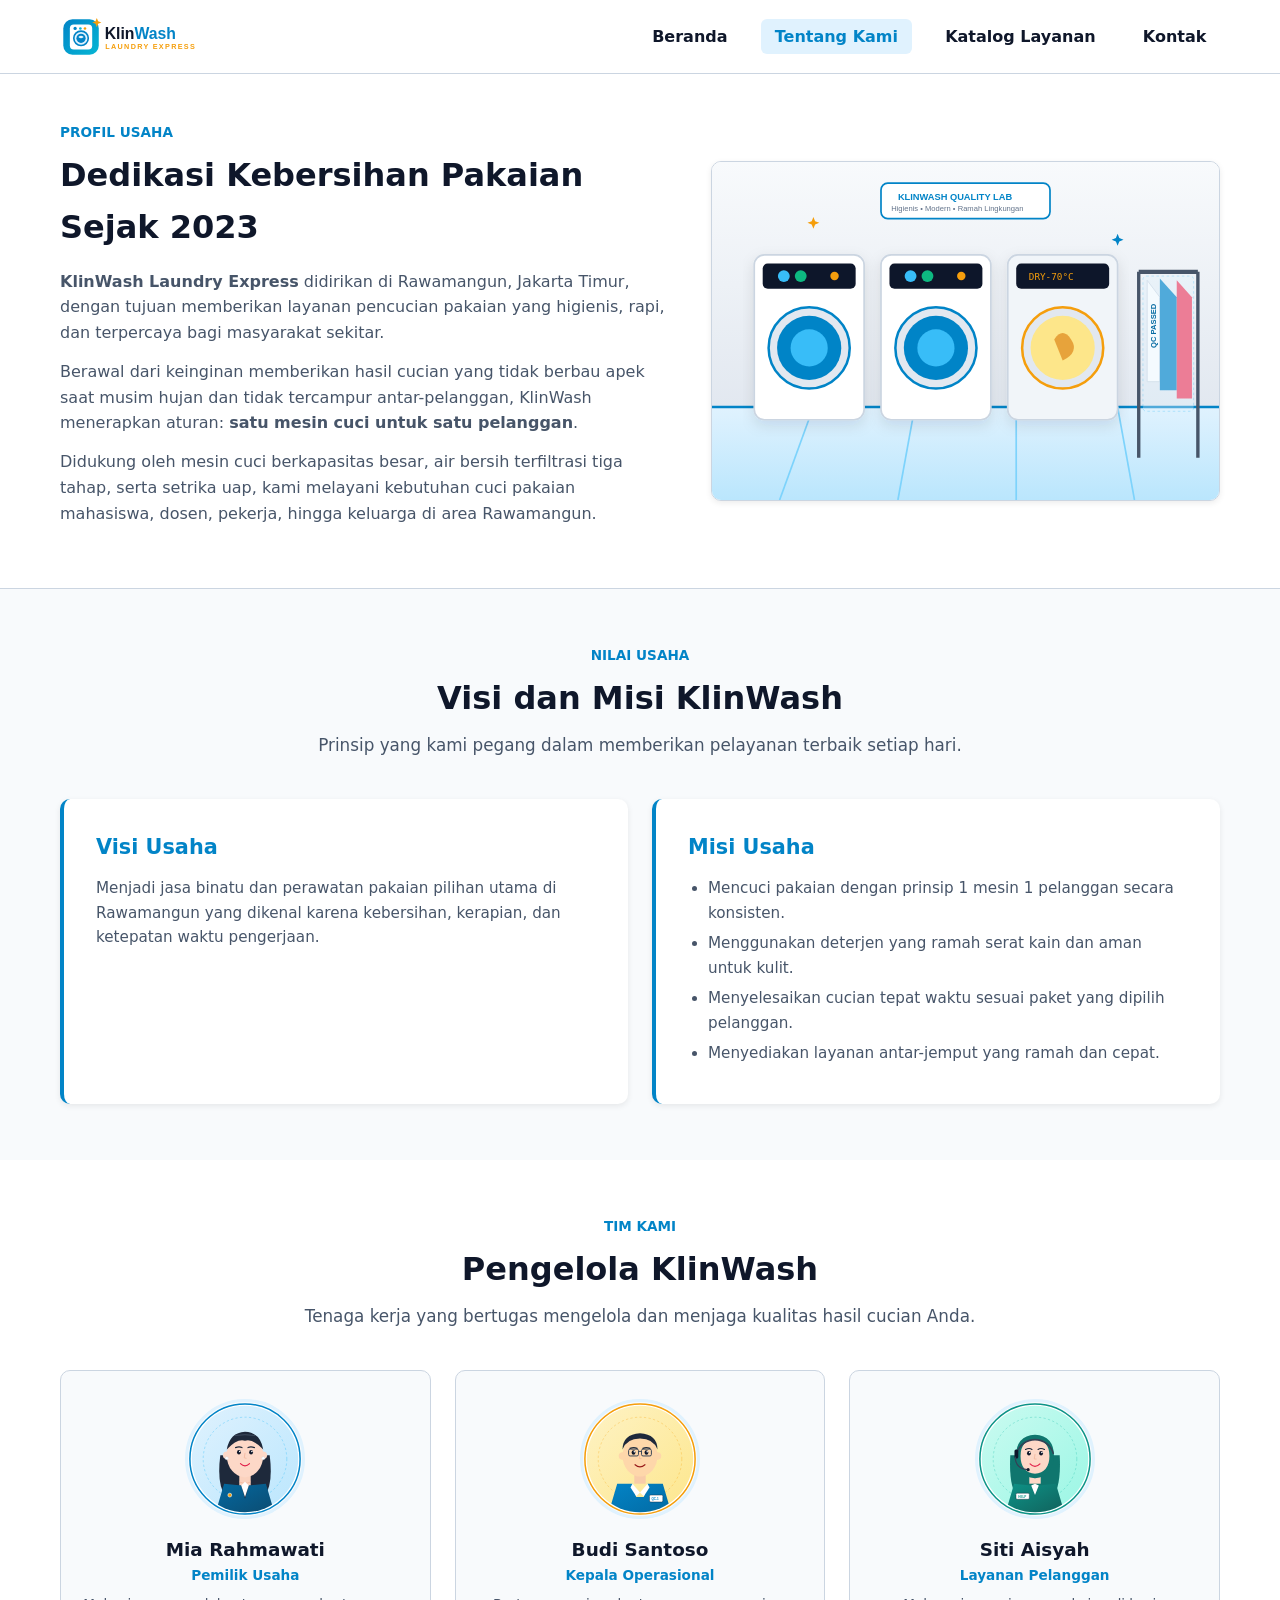
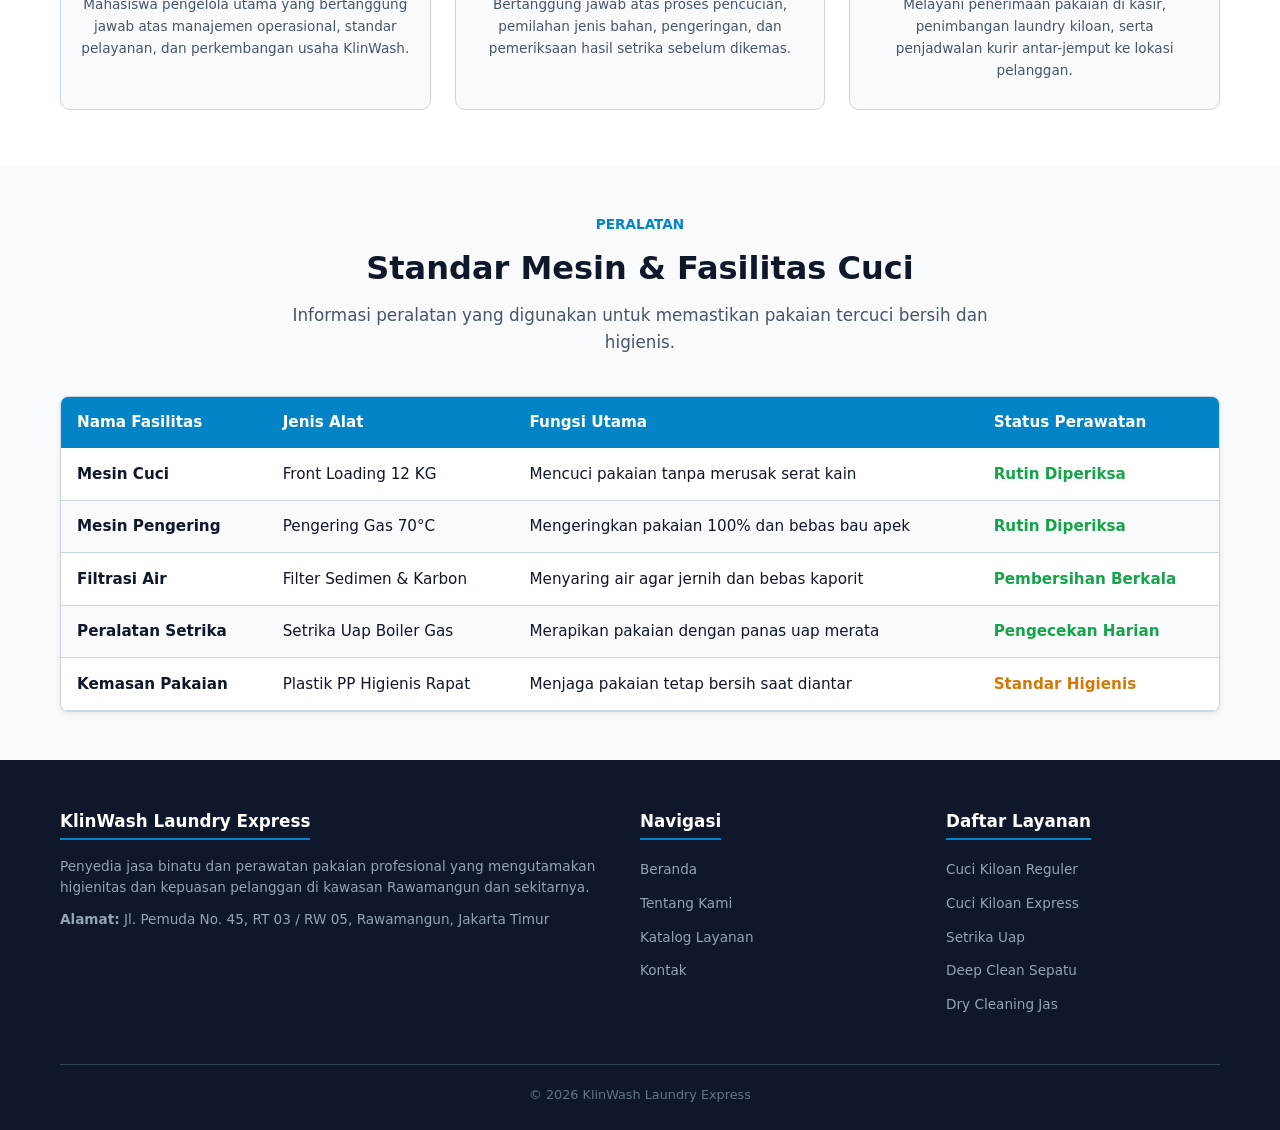
<file: tentang.html>
<!DOCTYPE html>
<html lang="id">
<head>
  <meta charset="UTF-8">
  <meta name="viewport" content="width=device-width, initial-scale=1.0">
  <title>Tentang Kami | KlinWash Laundry Express</title>
  <link rel="stylesheet" href="css/style.css">
</head>
<body>

  <!-- Header & Navigasi -->
  <header class="site-header">
    <div class="container">
      <nav class="navbar" aria-label="Navigasi Utama">
        <a href="index.html" class="brand-logo">
          <img src="img/logo.svg" alt="Logo KlinWash Laundry Express">
        </a>
        <ul class="nav-menu">
          <li><a href="index.html" class="nav-link">Beranda</a></li>
          <li><a href="tentang.html" class="nav-link active" aria-current="page">Tentang Kami</a></li>
          <li><a href="katalog.html" class="nav-link">Katalog Layanan</a></li>
          <li><a href="kontak.html" class="nav-link">Kontak</a></li>
        </ul>
      </nav>
    </div>
  </header>

  <!-- Konten Utama -->
  <main id="main-content">

    <!-- Profil dan Sejarah Usaha -->
    <section class="about-hero" aria-labelledby="about-title">
      <div class="container">
        <div class="about-grid">
          
          <div class="about-text">
            <span class="section-tag">Profil Usaha</span>
            <h1 id="about-title">Dedikasi Kebersihan Pakaian Sejak 2023</h1>
            <p>
              <strong>KlinWash Laundry Express</strong> didirikan di Rawamangun, Jakarta Timur, dengan tujuan memberikan layanan pencucian pakaian yang higienis, rapi, dan terpercaya bagi masyarakat sekitar.
            </p>
            <p>
              Berawal dari keinginan memberikan hasil cucian yang tidak berbau apek saat musim hujan dan tidak tercampur antar-pelanggan, KlinWash menerapkan aturan: <strong>satu mesin cuci untuk satu pelanggan</strong>.
            </p>
            <p>
              Didukung oleh mesin cuci berkapasitas besar, air bersih terfiltrasi tiga tahap, serta setrika uap, kami melayani kebutuhan cuci pakaian mahasiswa, dosen, pekerja, hingga keluarga di area Rawamangun.
            </p>
          </div>

          <div class="about-image">
            <img src="img/about-facility.svg" alt="Fasilitas Workshop KlinWash Laundry Express">
          </div>

        </div>
      </div>
    </section>

    <!-- Visi dan Misi -->
    <section class="vision-mission-section" aria-labelledby="vm-title">
      <div class="container">
        <div class="section-header">
          <span class="section-tag">Nilai Usaha</span>
          <h2 id="vm-title" class="section-title">Visi dan Misi KlinWash</h2>
          <p class="section-subtitle">
            Prinsip yang kami pegang dalam memberikan pelayanan terbaik setiap hari.
          </p>
        </div>

        <div class="vm-grid">
          <article class="vm-card">
            <h3>Visi Usaha</h3>
            <p>
              Menjadi jasa binatu dan perawatan pakaian pilihan utama di Rawamangun yang dikenal karena kebersihan, kerapian, dan ketepatan waktu pengerjaan.
            </p>
          </article>

          <article class="vm-card">
            <h3>Misi Usaha</h3>
            <ul>
              <li>Mencuci pakaian dengan prinsip 1 mesin 1 pelanggan secara konsisten.</li>
              <li>Menggunakan deterjen yang ramah serat kain dan aman untuk kulit.</li>
              <li>Menyelesaikan cucian tepat waktu sesuai paket yang dipilih pelanggan.</li>
              <li>Menyediakan layanan antar-jemput yang ramah dan cepat.</li>
            </ul>
          </article>
        </div>
      </div>
    </section>

    <!-- Tim Pengurus -->
    <section class="team-section" aria-labelledby="team-title">
      <div class="container">
        <div class="section-header">
          <span class="section-tag">Tim Kami</span>
          <h2 id="team-title" class="section-title">Pengelola KlinWash</h2>
          <p class="section-subtitle">
            Tenaga kerja yang bertugas mengelola dan menjaga kualitas hasil cucian Anda.
          </p>
        </div>

        <div class="team-grid">
          
          <!-- Tim 1 -->
          <article class="team-card">
            <div class="team-avatar">
              <img src="img/team-mia.svg" alt="Foto Mia Rahmawati">
            </div>
            <h3 class="team-name">Mia Rahmawati</h3>
            <p class="team-role">Pemilik Usaha</p>
            <p class="team-desc">
              Mahasiswa pengelola utama yang bertanggung jawab atas manajemen operasional, standar pelayanan, dan perkembangan usaha KlinWash.
            </p>
          </article>

          <!-- Tim 2 -->
          <article class="team-card">
            <div class="team-avatar">
              <img src="img/team-budi.svg" alt="Foto Budi Santoso">
            </div>
            <h3 class="team-name">Budi Santoso</h3>
            <p class="team-role">Kepala Operasional</p>
            <p class="team-desc">
              Bertanggung jawab atas proses pencucian, pemilahan jenis bahan, pengeringan, dan pemeriksaan hasil setrika sebelum dikemas.
            </p>
          </article>

          <!-- Tim 3 -->
          <article class="team-card">
            <div class="team-avatar">
              <img src="img/team-siti.svg" alt="Foto Siti Aisyah">
            </div>
            <h3 class="team-name">Siti Aisyah</h3>
            <p class="team-role">Layanan Pelanggan</p>
            <p class="team-desc">
              Melayani penerimaan pakaian di kasir, penimbangan laundry kiloan, serta penjadwalan kurir antar-jemput ke lokasi pelanggan.
            </p>
          </article>

        </div>
      </div>
    </section>

    <!-- Tabel Fasilitas -->
    <section class="table-section" aria-labelledby="facility-table-title">
      <div class="container">
        <div class="section-header">
          <span class="section-tag">Peralatan</span>
          <h2 id="facility-table-title" class="section-title">Standar Mesin &amp; Fasilitas Cuci</h2>
          <p class="section-subtitle">
            Informasi peralatan yang digunakan untuk memastikan pakaian tercuci bersih dan higienis.
          </p>
        </div>

        <div class="table-responsive">
          <table class="custom-table" aria-label="Tabel Fasilitas Mesin KlinWash">
            <thead>
              <tr>
                <th scope="col">Nama Fasilitas</th>
                <th scope="col">Jenis Alat</th>
                <th scope="col">Fungsi Utama</th>
                <th scope="col">Status Perawatan</th>
              </tr>
            </thead>
            <tbody>
              <tr>
                <td><strong>Mesin Cuci</strong></td>
                <td>Front Loading 12 KG</td>
                <td>Mencuci pakaian tanpa merusak serat kain</td>
                <td class="status-open">Rutin Diperiksa</td>
              </tr>
              <tr>
                <td><strong>Mesin Pengering</strong></td>
                <td>Pengering Gas 70&deg;C</td>
                <td>Mengeringkan pakaian 100% dan bebas bau apek</td>
                <td class="status-open">Rutin Diperiksa</td>
              </tr>
              <tr>
                <td><strong>Filtrasi Air</strong></td>
                <td>Filter Sedimen &amp; Karbon</td>
                <td>Menyaring air agar jernih dan bebas kaporit</td>
                <td class="status-open">Pembersihan Berkala</td>
              </tr>
              <tr>
                <td><strong>Peralatan Setrika</strong></td>
                <td>Setrika Uap Boiler Gas</td>
                <td>Merapikan pakaian dengan panas uap merata</td>
                <td class="status-open">Pengecekan Harian</td>
              </tr>
              <tr>
                <td><strong>Kemasan Pakaian</strong></td>
                <td>Plastik PP Higienis Rapat</td>
                <td>Menjaga pakaian tetap bersih saat diantar</td>
                <td class="status-special">Standar Higienis</td>
              </tr>
            </tbody>
          </table>
        </div>
      </div>
    </section>

  </main>

  <!-- Footer -->
  <footer class="site-footer">
    <div class="container">
      <div class="footer-grid">
        
        <div class="footer-col">
          <h4>KlinWash Laundry Express</h4>
          <p>
            Penyedia jasa binatu dan perawatan pakaian profesional yang mengutamakan higienitas dan kepuasan pelanggan di kawasan Rawamangun dan sekitarnya.
          </p>
          <p><strong>Alamat:</strong> Jl. Pemuda No. 45, RT 03 / RW 05, Rawamangun, Jakarta Timur</p>
        </div>

        <div class="footer-col">
          <h4>Navigasi</h4>
          <ul class="footer-links">
            <li><a href="index.html">Beranda</a></li>
            <li><a href="tentang.html">Tentang Kami</a></li>
            <li><a href="katalog.html">Katalog Layanan</a></li>
            <li><a href="kontak.html">Kontak</a></li>
          </ul>
        </div>

        <div class="footer-col">
          <h4>Daftar Layanan</h4>
          <ul class="footer-links">
            <li><a href="katalog.html">Cuci Kiloan Reguler</a></li>
            <li><a href="katalog.html">Cuci Kiloan Express</a></li>
            <li><a href="katalog.html">Setrika Uap</a></li>
            <li><a href="katalog.html">Deep Clean Sepatu</a></li>
            <li><a href="katalog.html">Dry Cleaning Jas</a></li>
          </ul>
        </div>

      </div>

      <div class="footer-bottom">
        <p>&copy; 2026 KlinWash Laundry Express</p>
      </div>
    </div>
  </footer>

</body>
</html>
</file>
<file: css/style.css>
/* ==========================================
   Stylesheet KlinWash Laundry Express
   Nama: Mia Rahmawati
   NIM : 2559201011
   ========================================== */

/* Variabel CSS */
:root {
  --primary: #0284c7;
  --primary-hover: #0369a1;
  --primary-light: #e0f2fe;
  --secondary: #06b6d4;
  --accent: #f59e0b;
  --accent-hover: #d97706;
  --text-dark: #0f172a;
  --text-gray: #475569;
  --bg-body: #f8fafc;
  --bg-card: #ffffff;
  --border: #cbd5e1;
  --font-base: 'Segoe UI', system-ui, sans-serif;
  --transition: 0.3s ease;
  --shadow: 0 2px 6px rgba(0, 0, 0, 0.08);
}

/* Reset Dasar */
* {
  box-sizing: border-box;
  margin: 0;
  padding: 0;
}

body {
  font-family: var(--font-base);
  line-height: 1.6;
  color: var(--text-dark);
  background-color: var(--bg-body);
  display: flex;
  flex-direction: column;
  min-height: 100vh;
}

img {
  max-width: 100%;
  height: auto;
  display: block;
}

a {
  color: var(--primary);
  text-decoration: none;
  transition: var(--transition);
}

a:hover {
  color: var(--primary-hover);
}

ul {
  list-style: none;
}

.container {
  width: 100%;
  max-width: 1200px;
  margin: 0 auto;
  padding: 0 1.25rem;
}

/* Aksesibilitas (Teks judul pembantu untuk screen reader) */
.sr-only {
  position: absolute;
  width: 1px;
  height: 1px;
  padding: 0;
  margin: -1px;
  overflow: hidden;
  clip: rect(0, 0, 0, 0);
  border: 0;
}

/* Efek Animasi Sederhana Saat Halaman Dibuka */
@keyframes fadeIn {
  from {
    opacity: 0;
  }

  to {
    opacity: 1;
  }
}

main {
  animation: fadeIn 0.5s ease-in;
}

/* Header & Navigasi (Flexbox) */
.site-header {
  background-color: var(--bg-card);
  border-bottom: 1px solid var(--border);
  position: sticky;
  top: 0;
  z-index: 50;
}

.navbar {
  display: flex;
  justify-content: space-between;
  align-items: center;
  padding: 0.85rem 0;
}

.brand-logo img {
  height: 46px;
  width: auto;
}

.nav-menu {
  display: flex;
  gap: 1.25rem;
}

.nav-link {
  font-weight: 600;
  color: var(--text-dark);
  padding: 0.5rem 0.85rem;
  border-radius: 6px;
  transition: var(--transition);
}

.nav-link:hover {
  background-color: var(--primary-light);
  color: var(--primary);
}

.nav-link.active {
  background-color: var(--primary-light);
  color: var(--primary);
  font-weight: 700;
}

/* Tombol */
.btn {
  display: inline-block;
  font-family: inherit;
  font-size: 0.95rem;
  font-weight: 700;
  padding: 0.75rem 1.5rem;
  border-radius: 8px;
  border: 1px solid transparent;
  cursor: pointer;
  text-align: center;
  transition: var(--transition);
}

.btn-primary {
  background-color: var(--primary);
  color: #ffffff;
}

.btn-primary:hover {
  background-color: var(--primary-hover);
  color: #ffffff;
}

.btn-secondary {
  background-color: transparent;
  border-color: var(--primary);
  color: var(--primary);
}

.btn-secondary:hover {
  background-color: var(--primary-light);
}

.btn-accent {
  background-color: var(--accent);
  color: #ffffff;
}

.btn-accent:hover {
  background-color: var(--accent-hover);
  color: #ffffff;
}

.btn-block {
  width: 100%;
}

/* Badge Kategori */
.badge {
  display: inline-block;
  font-size: 0.75rem;
  font-weight: 700;
  padding: 0.25rem 0.65rem;
  border-radius: 20px;
}

.badge-primary {
  background-color: var(--primary-light);
  color: var(--primary-hover);
}

.badge-accent {
  background-color: #fef3c7;
  color: var(--accent-hover);
}

.badge-success {
  background-color: #dcfce7;
  color: #15803d;
}

/* Judul Bagian */
.section-header {
  text-align: center;
  max-width: 700px;
  margin: 0 auto 2.5rem auto;
}

.section-tag {
  display: block;
  font-size: 0.85rem;
  font-weight: 700;
  color: var(--primary);
  text-transform: uppercase;
  margin-bottom: 0.4rem;
}

.section-title {
  font-size: 2rem;
  font-weight: 800;
  color: var(--text-dark);
  margin-bottom: 0.5rem;
}

.section-subtitle {
  font-size: 1.05rem;
  color: var(--text-gray);
}

/* Hero Section */
.hero-section {
  padding: 3.5rem 0;
  background-color: #f0f9ff;
  border-bottom: 1px solid var(--border);
}

.hero-grid {
  display: flex;
  align-items: center;
  justify-content: space-between;
  gap: 2.5rem;
}

.hero-content {
  flex: 1;
}

.hero-title {
  font-size: 2.6rem;
  font-weight: 800;
  line-height: 1.2;
  margin-bottom: 1rem;
  color: var(--text-dark);
}

.hero-title span {
  color: var(--primary);
}

.hero-tagline {
  font-size: 1.1rem;
  color: var(--text-gray);
  margin-bottom: 1.5rem;
}

.hero-actions {
  display: flex;
  gap: 1rem;
  margin-bottom: 1.5rem;
}

.hero-features-list {
  display: flex;
  flex-wrap: wrap;
  gap: 1.25rem;
  padding-top: 1.25rem;
  border-top: 1px solid var(--border);
}

.hero-feature-item {
  font-size: 0.9rem;
  font-weight: 600;
  color: var(--text-dark);
}

.hero-media {
  flex: 1;
  display: flex;
  justify-content: center;
}

.hero-media img {
  max-width: 480px;
  border-radius: 12px;
  box-shadow: var(--shadow);
}

/* Bagian Ringkasan */
.summary-section {
  padding: 3.5rem 0;
  background-color: var(--bg-card);
}

.features-grid {
  display: grid;
  grid-template-columns: repeat(auto-fit, minmax(260px, 1fr));
  gap: 1.5rem;
}

.feature-card {
  background-color: var(--bg-body);
  padding: 1.75rem;
  border-radius: 10px;
  border: 1px solid var(--border);
  text-align: center;
  transition: var(--transition);
}

.feature-card:hover {
  border-color: var(--primary);
}

.feature-icon-wrapper {
  width: 50px;
  height: 50px;
  margin: 0 auto 1rem auto;
  border-radius: 50%;
  background-color: var(--primary-light);
  color: var(--primary);
  display: flex;
  align-items: center;
  justify-content: center;
  font-size: 1.5rem;
}

.feature-card h3 {
  font-size: 1.15rem;
  margin-bottom: 0.5rem;
  color: var(--text-dark);
}

.feature-card p {
  color: var(--text-gray);
  font-size: 0.9rem;
}

/* Layanan & Katalog (CSS Grid) */
.featured-services-section,
.catalog-section {
  padding: 3.5rem 0;
}

.catalog-section {
  background-color: var(--bg-body);
}

.catalog-grid {
  display: grid;
  grid-template-columns: repeat(3, 1fr);
  gap: 1.5rem;
}

.service-card {
  background-color: var(--bg-card);
  border-radius: 10px;
  overflow: hidden;
  border: 1px solid var(--border);
  box-shadow: var(--shadow);
  display: flex;
  flex-direction: column;
  transition: var(--transition);
}

.service-card:hover {
  border-color: var(--primary);
  box-shadow: 0 4px 12px rgba(2, 132, 199, 0.15);
}

.service-img-wrapper {
  position: relative;
  width: 100%;
  height: 190px;
  background-color: var(--primary-light);
}

.service-img-wrapper img {
  width: 100%;
  height: 100%;
  object-fit: cover;
}

.service-category-badge {
  position: absolute;
  top: 0.75rem;
  right: 0.75rem;
}

.service-content {
  padding: 1.25rem;
  display: flex;
  flex-direction: column;
  flex-grow: 1;
}

.service-title {
  font-size: 1.2rem;
  font-weight: 700;
  margin-bottom: 0.4rem;
  color: var(--text-dark);
}

.service-desc {
  font-size: 0.9rem;
  color: var(--text-gray);
  margin-bottom: 1rem;
  flex-grow: 1;
}

.service-meta {
  display: flex;
  justify-content: space-between;
  align-items: center;
  padding-top: 0.75rem;
  border-top: 1px solid var(--border);
  margin-bottom: 1rem;
}

.service-time {
  font-size: 0.85rem;
  color: var(--text-gray);
}

.service-price {
  font-size: 1.15rem;
  font-weight: 800;
  color: var(--primary);
}

.service-unit {
  font-size: 0.8rem;
  font-weight: normal;
  color: var(--text-gray);
}

/* Banner Ajakan */
.cta-banner {
  background-color: var(--primary);
  color: #ffffff;
  padding: 2.5rem 1.5rem;
  border-radius: 12px;
  text-align: center;
  margin-top: 3rem;
}

.cta-banner h2 {
  font-size: 1.8rem;
  margin-bottom: 0.5rem;
}

.cta-banner p {
  font-size: 1rem;
  max-width: 600px;
  margin: 0 auto 1.5rem auto;
  opacity: 0.95;
}

/* Halaman Tentang Kami */
.about-hero {
  padding: 3rem 0;
  background-color: var(--bg-card);
  border-bottom: 1px solid var(--border);
}

.about-grid {
  display: flex;
  align-items: center;
  gap: 2.5rem;
}

.about-text {
  flex: 1.2;
}

.about-text h1 {
  font-size: 2rem;
  margin-bottom: 1rem;
  color: var(--text-dark);
}

.about-text p {
  margin-bottom: 0.85rem;
  color: var(--text-gray);
}

.about-image {
  flex: 1;
}

.about-image img {
  border-radius: 10px;
  border: 1px solid var(--border);
  box-shadow: var(--shadow);
}

/* Visi & Misi */
.vision-mission-section {
  padding: 3.5rem 0;
  background-color: var(--bg-body);
}

.vm-grid {
  display: grid;
  grid-template-columns: repeat(auto-fit, minmax(300px, 1fr));
  gap: 1.5rem;
}

.vm-card {
  background-color: var(--bg-card);
  padding: 2rem;
  border-radius: 10px;
  border-left: 4px solid var(--primary);
  box-shadow: var(--shadow);
}

.vm-card h3 {
  font-size: 1.3rem;
  margin-bottom: 0.75rem;
  color: var(--primary);
}

.vm-card p,
.vm-card ul {
  color: var(--text-gray);
  font-size: 0.95rem;
}

.vm-card ul {
  list-style: disc;
  padding-left: 1.25rem;
}

.vm-card li {
  margin-bottom: 0.4rem;
}

/* Bagian Tim */
.team-section {
  padding: 3.5rem 0;
  background-color: var(--bg-card);
}

.team-grid {
  display: grid;
  grid-template-columns: repeat(auto-fit, minmax(260px, 1fr));
  gap: 1.5rem;
}

.team-card {
  background-color: var(--bg-body);
  border-radius: 10px;
  border: 1px solid var(--border);
  text-align: center;
  padding: 1.75rem 1.25rem;
  transition: var(--transition);
}

.team-card:hover {
  border-color: var(--primary);
}

.team-avatar {
  width: 120px;
  height: 120px;
  margin: 0 auto 1rem auto;
  border-radius: 50%;
  overflow: hidden;
  border: 3px solid var(--primary-light);
}

.team-avatar img {
  width: 100%;
  height: 100%;
  object-fit: cover;
}

.team-name {
  font-size: 1.15rem;
  font-weight: 700;
  color: var(--text-dark);
}

.team-role {
  font-size: 0.85rem;
  font-weight: 700;
  color: var(--primary);
  margin-bottom: 0.5rem;
}

.team-desc {
  font-size: 0.85rem;
  color: var(--text-gray);
}

/* Tabel Data */
.table-section {
  padding: 3rem 0;
  background-color: var(--bg-body);
}

.table-responsive {
  width: 100%;
  overflow-x: auto;
  background-color: var(--bg-card);
  border-radius: 8px;
  border: 1px solid var(--border);
  box-shadow: var(--shadow);
}

.custom-table {
  width: 100%;
  border-collapse: collapse;
  text-align: left;
  font-size: 0.95rem;
}

.custom-table thead {
  background-color: var(--primary);
  color: #ffffff;
}

.custom-table th {
  padding: 0.85rem 1rem;
  font-weight: 700;
}

.custom-table tbody tr {
  border-bottom: 1px solid var(--border);
  transition: var(--transition);
}

.custom-table tbody tr:nth-child(even) {
  background-color: #f8fafc;
}

.custom-table tbody tr:hover {
  background-color: var(--primary-light);
}

.custom-table td {
  padding: 0.85rem 1rem;
  color: var(--text-dark);
}

.custom-table td.status-open {
  color: #16a34a;
  font-weight: 700;
}

.custom-table td.status-special {
  color: var(--accent-hover);
  font-weight: 700;
}

/* Kontak & Form */
.contact-section {
  padding: 3.5rem 0;
}

.contact-layout {
  display: flex;
  gap: 2.5rem;
  align-items: flex-start;
}

.contact-info {
  flex: 1;
}

.contact-card {
  background-color: var(--bg-card);
  padding: 1.75rem;
  border-radius: 10px;
  border: 1px solid var(--border);
  box-shadow: var(--shadow);
  margin-bottom: 1.5rem;
}

.contact-card h3 {
  font-size: 1.25rem;
  margin-bottom: 1rem;
  color: var(--text-dark);
  border-bottom: 2px solid var(--primary-light);
  padding-bottom: 0.4rem;
}

.contact-item {
  display: flex;
  gap: 0.75rem;
  margin-bottom: 1rem;
}

.contact-item:last-child {
  margin-bottom: 0;
}

.contact-icon {
  font-size: 1.2rem;
  color: var(--primary);
}

.contact-text h4 {
  font-size: 0.9rem;
  font-weight: 700;
  color: var(--text-dark);
}

.contact-text p,
.contact-text a {
  font-size: 0.85rem;
  color: var(--text-gray);
}

.btn-whatsapp {
  background-color: #16a34a;
  color: #ffffff;
  margin-top: 0.85rem;
}

.btn-whatsapp:hover {
  background-color: #15803d;
  color: #ffffff;
}

/* Formulir */
.contact-form-wrapper {
  flex: 1.2;
  background-color: var(--bg-card);
  padding: 2rem;
  border-radius: 10px;
  border: 1px solid var(--border);
  box-shadow: var(--shadow);
}

.contact-form-wrapper h3 {
  font-size: 1.5rem;
  margin-bottom: 0.4rem;
  color: var(--text-dark);
}

.contact-form-wrapper p {
  color: var(--text-gray);
  margin-bottom: 1.5rem;
  font-size: 0.9rem;
}

.form-group {
  margin-bottom: 1rem;
}

.form-label {
  display: block;
  font-weight: 600;
  font-size: 0.9rem;
  margin-bottom: 0.3rem;
  color: var(--text-dark);
}

.form-label span.req {
  color: #ef4444;
}

.form-control {
  width: 100%;
  padding: 0.65rem 0.85rem;
  font-family: inherit;
  font-size: 0.95rem;
  border: 1px solid var(--border);
  border-radius: 6px;
  background-color: #ffffff;
  color: var(--text-dark);
  transition: var(--transition);
}

.form-control:focus {
  outline: none;
  border-color: var(--primary);
}

.form-hint {
  font-size: 0.75rem;
  color: var(--text-gray);
  margin-top: 0.25rem;
  display: block;
}

textarea.form-control {
  resize: vertical;
  min-height: 100px;
}

/* Footer */
.site-footer {
  background-color: #0f172a;
  color: #94a3b8;
  padding-top: 3rem;
  padding-bottom: 1.5rem;
  margin-top: auto;
}

.footer-grid {
  display: grid;
  grid-template-columns: 2fr 1fr 1fr;
  gap: 2rem;
  margin-bottom: 2.5rem;
}

.footer-col h4 {
  color: #ffffff;
  font-size: 1.05rem;
  margin-bottom: 1rem;
  border-bottom: 2px solid var(--primary);
  display: inline-block;
  padding-bottom: 0.25rem;
}

.footer-col p {
  font-size: 0.85rem;
  line-height: 1.5;
  margin-bottom: 0.75rem;
}

.footer-links li {
  margin-bottom: 0.5rem;
}

.footer-links a {
  color: #94a3b8;
  font-size: 0.85rem;
}

.footer-links a:hover {
  color: #ffffff;
}

.footer-bottom {
  padding-top: 1.25rem;
  border-top: 1px solid #334155;
  text-align: center;
  font-size: 0.8rem;
  color: #64748b;
}

/* Responsif (Media Queries) */
@media (max-width: 991px) {
  .hero-grid {
    flex-direction: column;
    text-align: center;
  }

  .hero-actions {
    justify-content: center;
  }

  .hero-features-list {
    justify-content: center;
  }

  .catalog-grid {
    grid-template-columns: repeat(2, 1fr);
  }

  .about-grid,
  .contact-layout {
    flex-direction: column;
  }

  .footer-grid {
    grid-template-columns: repeat(2, 1fr);
  }
}

@media (max-width: 600px) {

  /* Tampilan HP: Navigasi Vertikal */
  .navbar {
    flex-direction: column;
    gap: 0.85rem;
  }

  .nav-menu {
    flex-direction: column;
    width: 100%;
    gap: 0.25rem;
    border-top: 1px solid var(--border);
    padding-top: 0.5rem;
  }

  .nav-menu li {
    width: 100%;
    text-align: center;
  }

  .nav-link {
    display: block;
    width: 100%;
  }

  /* Tampilan HP: Katalog 1 Kolom */
  .catalog-grid {
    grid-template-columns: 1fr;
  }

  .hero-title {
    font-size: 2rem;
  }

  .hero-actions .btn {
    width: 100%;
  }

  .footer-grid {
    grid-template-columns: 1fr;
  }
}

@media (min-width: 992px) {
  .catalog-grid {
    grid-template-columns: repeat(3, 1fr);
  }
}
</file>
